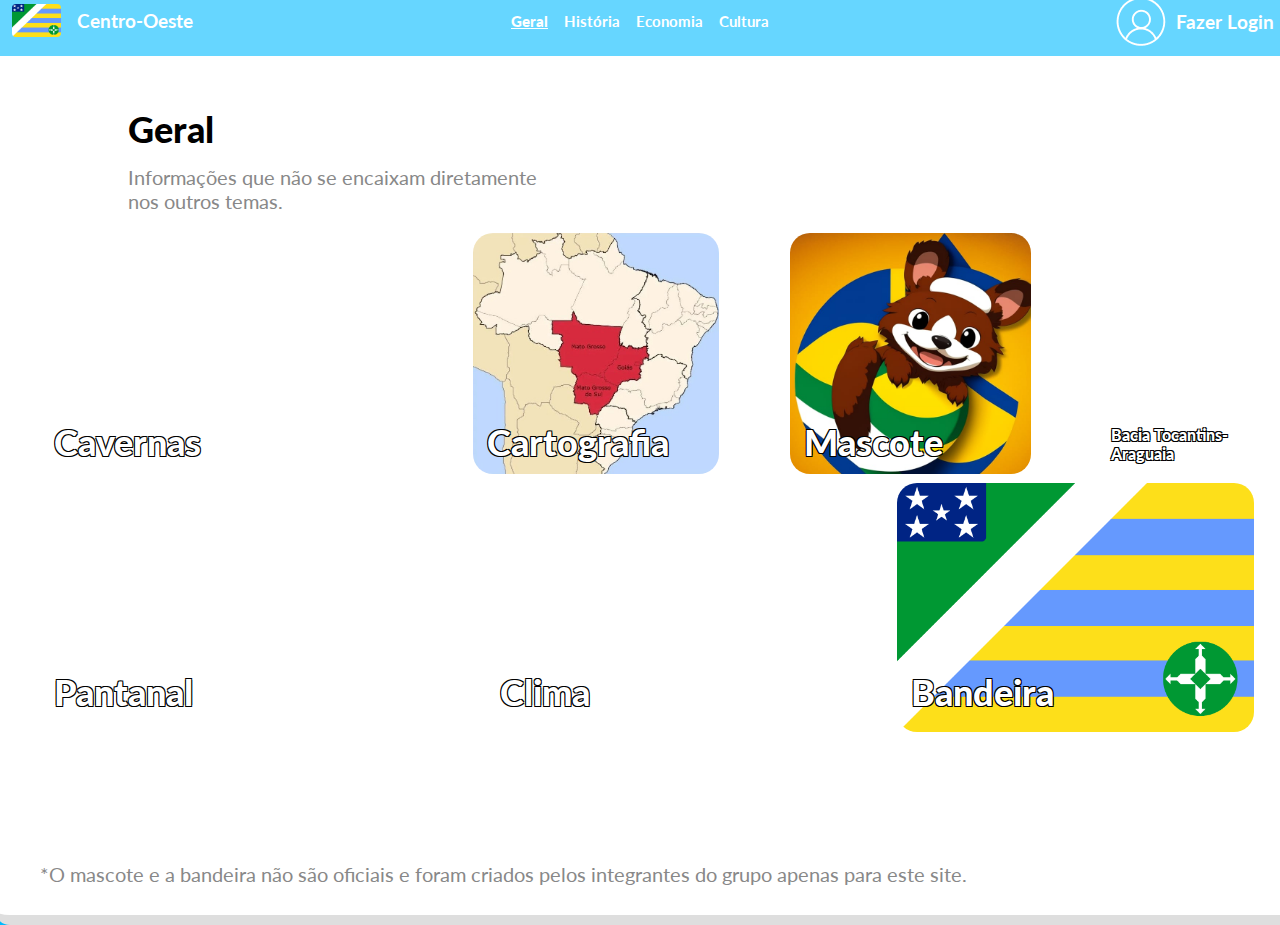
<file: index.html>
<!DOCTYPE html>
<html lang="pt-br">
<head>
    <meta charset="UTF-8">
    <meta http-equiv="X-UA-Compatible" content="IE=edge">
    <meta name="viewport" content="width=device-width, initial-scale=1.0">
    <title>Geral</title>
    <link rel="stylesheet" href="style.css">
</head>
<body>
    <div class="principal">
        <header>
            <div class="centro-oeste">
                <img src="assets/Bandeira.png" alt="Bandeira" id="bandeira">
                <h3>Centro-Oeste</h3>
            </div>
            <nav class="cabecalho">
                <a href="index.html"><u><b>Geral</b></u></a>
                <a href="historia.html">História</a>
                <a href="economia.html">Economia</a>
                <a href="cultura.html">Cultura</a>
            </nav>
            <div class="login">
                <img src="assets/Login.png" alt="Login">
                <h3>Fazer Login</h3>
            </div>
        </header>
        <div>
            <h2 class="titulo">Geral</h2>
            <h4 class="desc">Informações que não se encaixam diretamente nos outros temas.</h4>
        </div>
        <a href="https://www.visiteobrasil.com.br/centro-oeste/mato-grosso-do-sul/belezas-naturais/conheca/grutas-e-cavernas"><figure id="retangulo1">
            <h3 class="txtRetangulos">Cavernas</h3>
        </figure></a>
        <a href="https://www.embrapa.br/contando-ciencia/regiao-centro-oeste"><figure id="retangulo2">
            <h3 class="txtRetangulos">Cartografia</h3>
        </figure></a>
        <figure id="retangulo3">
            <h3 class="txtRetangulos">Mascote</h3>
        </figure>
        <a href="https://www.todamateria.com.br/bacia-tocantins-araguaia/"><figure id="retangulo4">
            <h3 id="txtTocantins">Bacia Tocantins-Araguaia</h3>
        </figure></a>
        <a href="https://brasilescola.uol.com.br/brasil/o-pantanal.htm"><figure id="retangulo5">
            <h3 class="txtRetangulos">Pantanal</h3>
        </figure></a>
        <a href="https://www.todamateria.com.br/clima-de-regiao-centro-oeste/"><figure id="retangulo6">
            <h3 class="txtRetangulos">Clima</h3>
        </figure></a>
        <figure id="retangulo7">
            <h3 class="txtRetangulos">Bandeira</h3>
        </figure>
        <footer>
            <h4 class="rodape">*O mascote e a bandeira não são oficiais e foram criados pelos integrantes do grupo apenas para este site.</h4>
        </footer>
    </div>
</body>
</html>
</file>
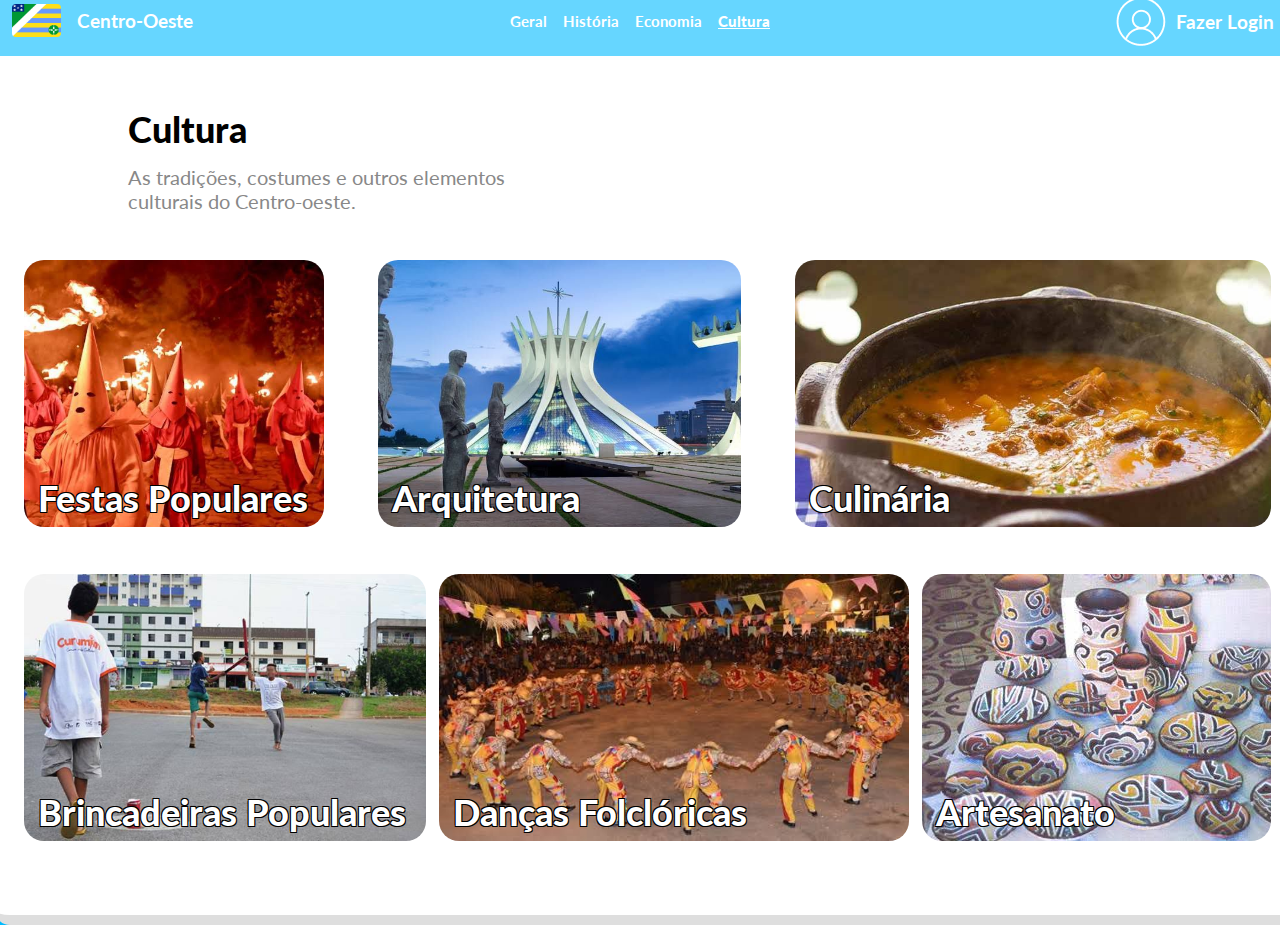
<file: cultura.html>
<!DOCTYPE html>
<html lang="pt-br">
<head>
    <meta charset="UTF-8">
    <meta http-equiv="X-UA-Compatible" content="IE=edge">
    <meta name="viewport" content="width=device-width, initial-scale=1.0">
    <title>Cultura</title>
    <link rel="stylesheet" href="style.css">
</head>
<body>
    <div class="principal">
        <header>
            <div class="centro-oeste">
                <img src="assets/Bandeira.png" alt="Bandeira" id="bandeira">
                <h3>Centro-Oeste</h3>
            </div>
            <nav class="cabecalho">
                <a href="index.html">Geral</a>
                <a href="historia.html">História</a>
                <a href="economia.html">Economia</a>
                <a href="cultura.html"><u><b>Cultura</b></u></a>
            </nav>
            <div class="login">
                <img src="assets/Login.png" alt="Login">
                <h3>Fazer Login</h3>
            </div>
        </header>
        <div>
            <h2 class="titulo">Cultura</h2>
            <h4 class="desc">As tradições, costumes e outros elementos culturais do Centro-oeste.</h4>
        </div>
        <a href="https://www.blog.vaidevoala.com.br/as-3-festas-mais-populares-no-centro-oeste/"><figure id="cultura1">
            <h3 class="txtCultura">Festas Populares</h3>
        </figure></a>
        <a href="https://arteculturaespiritualidade.blogspot.com/2012/03/arquitetura-e-monumentos-da-regiao.html?m=1"><figure id="cultura2">
            <h3 class="txtCultura">Arquitetura</h3>
        </figure></a>
        <a href="https://www.passagenspromo.com.br/blog/culinaria-do-centro-oeste/"><figure id="cultura3">
            <h3 class="txtCultura">Culinária</h3>
        </figure></a>
        <a href="https://escolaeducacao.com.br/brincadeiras-tradicionais-da-regiao-centro-oeste-do-brasil/"><figure id="cultura4">
            <h3 class="txtCultura">Brincadeiras Populares</h3>
        </figure></a>
        <a href="https://www.dancastipicas.com/brasileiras/dancas-regiao-centro-oeste/"><figure id="cultura5">
            <h3 class="txtCultura">Danças Folclóricas</h3>
        </figure></a>
        <a href="https://www.westwing.com.br/guiar/artesanato-da-regiao-centro-oeste/"><figure id="cultura6">
            <h3 class="txtCultura">Artesanato</h3>
        </figure></a>
    </div>
</body>
</html>
</file>
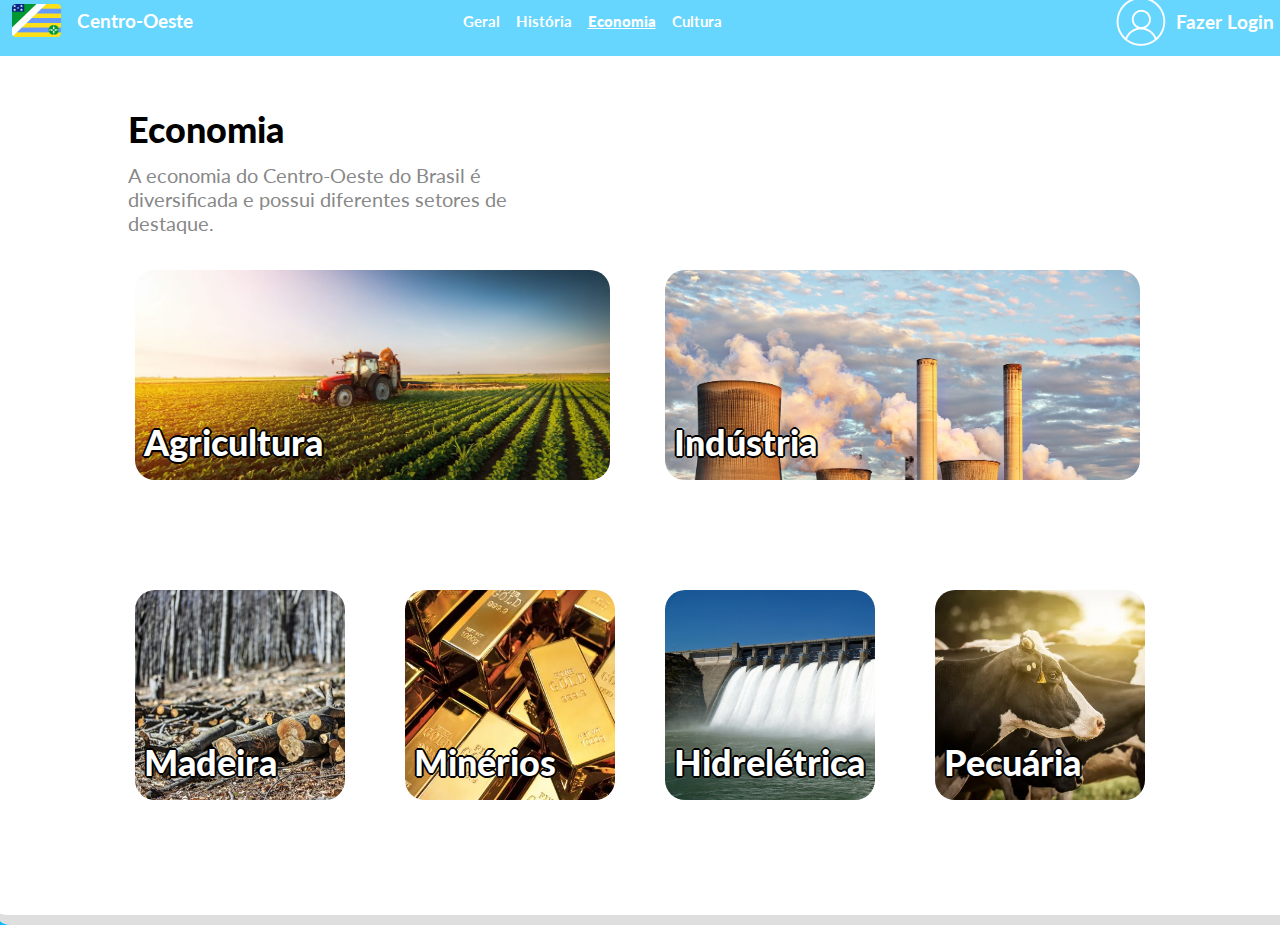
<file: economia.html>
<!DOCTYPE html>
<html lang="pt-br">

<head>
    <meta charset="UTF-8">
    <meta http-equiv="X-UA-Compatible" content="IE=edge">
    <meta name="viewport" content="width=device-width, initial-scale=1.0">
    <title>Economia</title>
    <link rel="stylesheet" href="historiaEconomia.css">
</head>

<body>
    <div class="principal">
        <header>
            <div class="centro-oeste">
                <img src="assets/Bandeira.png" alt="Bandeira" id="bandeira">
                <h3>Centro-Oeste</h3>
            </div>
            <nav class="cabecalho">
                <a href="index.html">Geral</a>
                <a href="historia.html">História</a>
                <a href="economia.html"><u><b>Economia</b></u></a>
                <a href="cultura.html">Cultura</a>
                <a href="https://brasilescola.uol.com.br/brasil/agropecuaria-centrooeste.htm">
                    <figure class="retangul">
                        <H3 class="txtretangulos">Agricultura</H3>
                    </figure>
                </a>
                <a href="https://brasilescola.uol.com.br/brasil/setor-industrial-na-regiao-centro-oeste.htm">
                <figure class="retangul2">
                    <H3 class="txtretangulos">Indústria</H3>
                </figure>
                </a>
                <a href="https://blog.uniderp.com.br/economia-centro-oeste/#:~:text=Sul%20em%202018.-,5.,o%20cedro%20e%20o%20imbuia.">
                <figure class="retangul3">
                    <H3 class="txtretangulos">Madeira</H3>
                </figure>
                </a>
                <a href="https://brasilescola.uol.com.br/brasil/agropecuaria-centrooeste.htm">
                <figure class="retangul4">
                    <H3 class="txtretangulos">Pecuária</H3>
                </figure>
                </a>
                <a href="https://brasilbrasileiro1001.wordpress.com/2012/09/09/usinas-hidreletricas-da-regiao-centro-oeste/">
                <figure class="retangul5">
                    <H3 class="txtretangulos">Hidrelétrica</H3>
                </figure>
                </a>
                <a href="https://brasilbrasileiro1001.wordpress.com/2012/09/09/extrativismo-mineral-no-centro-oeste/">
                <figure class="retangul6">
                    <H3 class="txtretangulos">Minérios</H3>
                </figure>
                </a>
            </nav>
            <div class="login">
                <img src="assets/Login.png" alt="Login">
                <h3>Fazer Login</h3>
            </div>
        </header>
        <div>
            <h2 class="Economia">Economia</h2>
            <h4 class="descri">A economia do Centro-Oeste do Brasil é diversificada e possui diferentes setores de
                destaque.</h4>

        </div>
    </div>



</body>

</html>
</file>
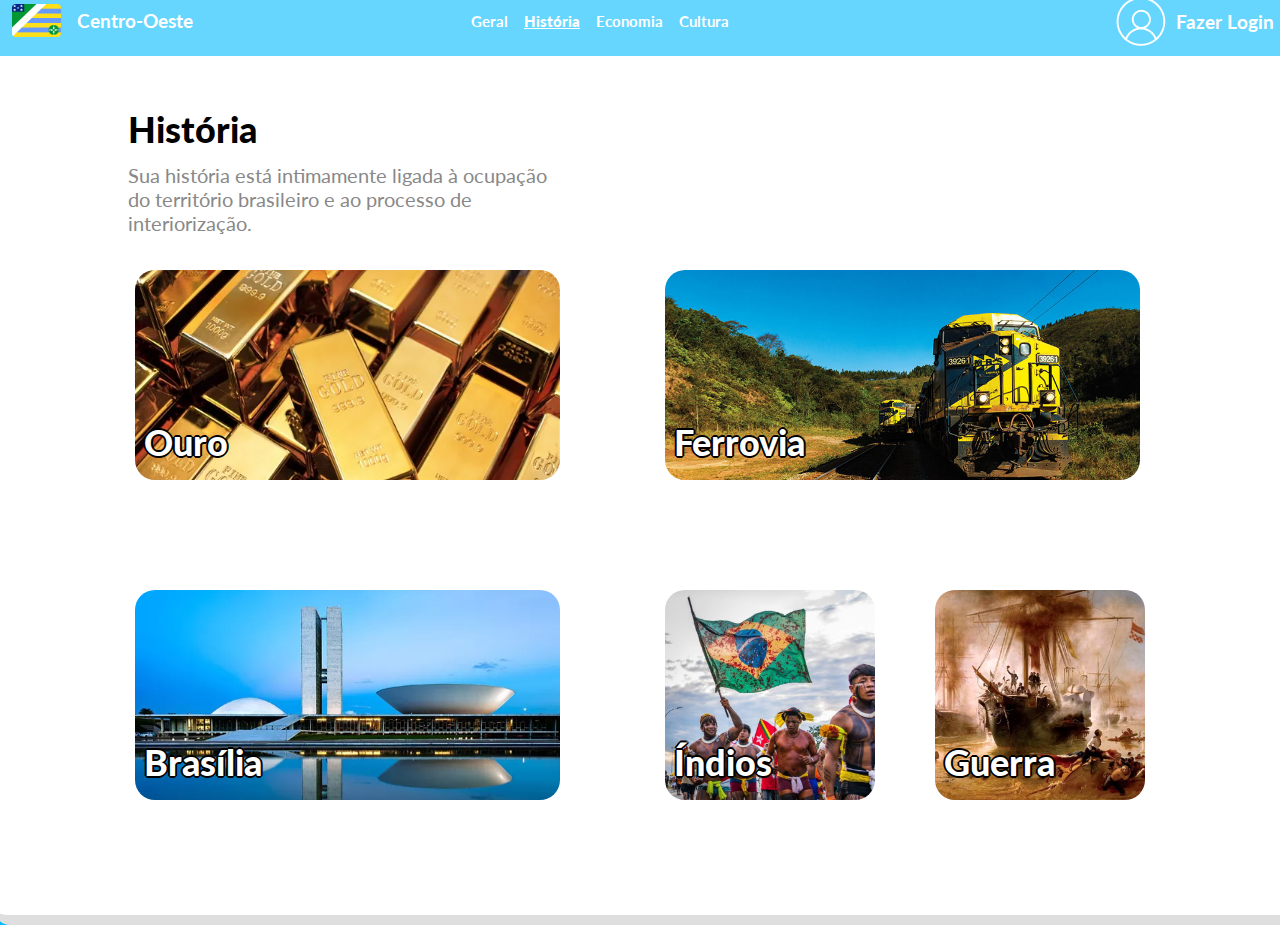
<file: historia.html>
<!DOCTYPE html>
<html lang="pt-br">

<head>
    <meta charset="UTF-8">
    <meta http-equiv="X-UA-Compatible" content="IE=edge">
    <meta name="viewport" content="width=device-width, initial-scale=1.0">
    <title>História</title>
    <link rel="stylesheet" href="historiaEconomia.css">
</head>

<body>
    <div class="principal">
        <header>
            <div class="centro-oeste">
                <img src="assets/Bandeira.png" alt="Bandeira" id="bandeira">
                <h3>Centro-Oeste</h3>
            </div>
            <nav class="cabecalho">
                <a href="index.html">Geral</a>
                <a href="historia.html"><u><b>História</b></u></a>
                <a href="economia.html">Economia</a>
                <a href="cultura.html">Cultura</a>
                <a href="https://brasilescola.uol.com.br/historiab/entradas-bandeiras.htm">
                    <figure class="retangulo">
                        <H3 class="txtretangulos">Ouro</H3>
                    </figure>
                </a>
                <a href="https://mundoeducacao.uol.com.br/historiadobrasil/marechal-rondon.htm">
                    <figure class="retangulo2">
                        <H3 class="txtretangulos">Ferrovia</H3>
                    </figure>
                </a>
                    <a href="https://brasilescola.uol.com.br/historiab/construcao-de-brasilia.htm">
                        <figure class="retangulo3">
                            <H3 class="txtretangulos">Brasília</H3>
                        </figure>
                    </a>
                        <a href="https://brasilescola.uol.com.br/historiab/guerra-paraguai.htm">
                        <figure class="retangulo4">
                            <H3 class="txtretangulos">Guerra</H3>
                        </figure>
                    </a>
                        <a href="http://www.matogrossodosul.fiocruz.br/pesquisa/saude-dos-povos-indigenas#:~:text=A%20Regi%C3%A3o%20Centro%2DOeste%20possui,maior%20popula%C3%A7%C3%A3o%20ind%C3%ADgena%20do%20Brasil">
                            <figure class="retangulo5">
                                <H3 class="txtretangulos">Índios</H3>
                            </figure>
                        </a>
                </nav>
            
            <div class="login">
                <img src="assets/Login.png" alt="Login">
                <h3>Fazer Login</h3>
            </div>
        </header>
        <div>
            <h2 class="História">História</h2>
            <h4 class="descr">Sua história está intimamente ligada à ocupação do território brasileiro e ao processo de
                interiorização.</h4>
        </div>
    </div>


</body>

</html>
</file>
<file: style.css>
@import url('https://fonts.googleapis.com/css2?family=Lato:ital,wght@0,100;0,300;0,400;0,700;0,900;1,100;1,300;1,400;1,700;1,900&display=swap');

*{
    font-family: 'Lato';
}

body{
    background: linear-gradient(90deg, #00bbff 5%, #55ff00 50%, #ffff00 80%);
}

.principal{
    position: absolute;
    width: 1290px;
    height: 930px;
    left: calc(50% - 1290px/2);
    top: calc(50% - 930px/2);
    background: #FFFFFF;
    border-right: 10px solid #DEDEDE;
    border-bottom: 10px solid #DEDEDE;
    border-radius: 15px;
}

.cabecalho{
    display: flex;
    flex-direction: row;
    justify-content: center;
    align-items: center;
    gap: 16px;
    position: absolute;
    width: 100%;
    height: 71px;
    background: #66D6FF;
    border-right: 10px solid #24C5FF;
    border-radius: 15px 15px 0px 0px;
}

nav > a{
    font-weight: 700;
    font-size: 15px;
    color: #FFFFFF;
    display: flex;
    align-items: center;
    text-decoration: none;
}

.centro-oeste{
    display: flex;
    flex-direction: row;
    justify-content: center;
    align-items: center;
    padding: 0px;
    gap: 16px;
    position: absolute;
    width: 215px;
    height: 71px;
    left: calc(50% - 215px/2 - 537.5px);
    top: calc(50% - 71px/2 - 429.5px);
    color: #FFFFFF;
    z-index: 1;
}

#bandeira{
    width: 49px;
    height: 33px;
    border-radius: 4px;
}

.login{
    display: flex;
    flex-direction: row;
    justify-content: center;
    align-items: center;
    gap: 10px;
    position: absolute;
    width: 166px;
    height: 73px;
    left: calc(50% - 166px/2 + 555px);
    top: calc(50% - 73px/2 - 428.5px);
    color: #FFFFFF;
}

.titulo{
    position: absolute;
    width: 87px;
    height: 43px;
    left: 133px;
    top: 93px;
    font-weight: 900;
    font-size: 36px;
    line-height: 43px;
    display: flex;
    align-items: center;
    color: #000000;
}

.desc{
    position: absolute;
    width: 436px;
    height: 49px;
    left: 133px;
    top: 153px;
    font-family: 'Lato';
    font-style: normal;
    font-weight: 400;
    font-size: 20px;
    line-height: 24px;
    display: flex;
    align-items: center;
    color: #888888;
}

#retangulo1{
    position: absolute;
    width: 361.5px;
    height: 241px;
    margin-left: 45px;
    margin-top: 248px;
    background: url(https://www.visiteobrasil.com.br/galerias/carac1-mato-grosso-do-sul-grutas-e-cavernas/988-112215-gruta-do-lago-azul-foto-reproducao-pousadajubais-com-brgr.jpg);
    background-size: cover;
    border-radius: 20px;
}

#retangulo2{
    position: absolute;
    width: 246.06px;
    height: 241px;
    margin-left: 477.5px;
    margin-top: 248px;
    background: url(assets/Cartografia.jpg);
    background-size: cover;
    border-radius: 20px;
}

#retangulo3{
    position: absolute;
    width: 241px;
    height: 241px;
    margin-left: 794.56px;
    margin-top: 248px;
    background: url(assets/Mascote-Provisório.jpg);
    background-size: cover;
    background-position: center;
    border-radius: 20px;
}

#retangulo4{
    position: absolute;
    width: 152px;
    height: 241px;
    margin-left: 1106.56px;
    margin-top: 248px;    
    background: url(https://meioambiente.culturamix.com/blog/wp-content/gallery/4-258/bacia-do-tocantins-araguaia-8.jpg);
    background-size: cover;
    border-radius: 20px;
}

#retangulo5{
    position: absolute;
    width: 373px;
    height: 249px;
    margin-left: 45px;
    margin-top: 498px;
    background: url(https://static.todamateria.com.br/upload/bi/om/biomapantanal-0-cke.jpg);
    background-size: cover;
    border-radius: 20px;
}

#retangulo6{
    position: absolute;
    width: 338px;
    height: 249px;
    margin-left: 491px;
    margin-top: 498px;
    background: url(https://static.todamateria.com.br/upload/cl/im/climadaregiaocentrooeste-cke.jpg);
    background-size: cover;
    background-position: center;
    border-radius: 20px;
}

#retangulo7{
    position: absolute;
    width: 356.7px;
    height: 249px;
    margin-left: 902px;
    margin-top: 498px;
    background: url(assets/Bandeira.png);
    background-size: cover;
    border-radius: 20px;
}

.txtRetangulos{
    position: relative;
    width: auto;
    height: auto;
    margin-left: 0.4em;
    margin-top: 5.2em;
    font-family: 'Lato';
    font-style: normal;
    font-weight: 900;
    font-size: 36px;
    display: flex;
    align-items: center;
    color: #FFFFFF;
    text-shadow: -1px 1px 0 #000, 1px 1px 0 #000, 1px -1px 0 #000, -1px -1px 0 #000;
}

#txtTocantins{
    position: relative;
    width: auto;
    height: auto;
    margin-left: 0.6em;
    margin-top: 12em;
    font-family: 'Lato';
    font-style: normal;
    font-weight: 900;
    font-size: 16px;
    display: flex;
    align-items: center;
    color: #FFFFFF;
    text-shadow: -1px 1px 0 #000, 1px 1px 0 #000, 1px -1px 0 #000, -1px -1px 0 #000;
}

.rodape{
    position: absolute;
    width: 937px;
    height: 49px;
    margin-left: 45px;
    margin-top: 864px;
    font-family: 'Lato';
    font-style: normal;
    font-weight: 400;
    font-size: 20px;
    line-height: 24px;
    display: flex;
    align-items: center;
    color: #888888;
}

#cultura1{
    position: absolute;
    width: 300px;
    height: 267px;
    margin-left: 29px;
    margin-top: 275px;
    background: url(assets/1.jpg);
    background-size: cover;
    background-position: center;
    border-radius: 20px;
}

#cultura2{
    position: absolute;
    width: 363.16px;
    height: 267px;
    margin-left: 383px;
    margin-top: 275px;
    background: url(assets/2.jpg);
    background-size: cover;
    border-radius: 20px;
}

#cultura3{
    position: absolute;
    width: 476.41px;
    height: 267px;
    margin-left: 800px;
    margin-top: 275px;
    background: url(assets/3.jpg);
    background-size: cover;
    border-radius: 20px;
}

#cultura4{
    position: absolute;
    width: 402px;
    height: 267px;
    margin-left: 29px;
    margin-top: 589px;
    background: url(assets/4.jpg);
    background-size: cover;
    border-radius: 20px;
}

#cultura5{
    position: absolute;
    width: 469.92px;
    height: 267px;
    margin-left: 444px;
    margin-top: 589px;
    background: url(assets/5.jpg);
    background-size: cover;
    border-radius: 20px;
}

#cultura6{
    position: absolute;
    width: 349.38px;
    height: 267px;
    margin-left: 927px;
    margin-top: 589px;
    background: url(assets/6.jpg);
    border-radius: 20px;
}

.txtCultura{
    position: relative;
    width: auto;
    height: auto;
    margin-left: 0.4em;
    margin-top: 6em;
    font-family: 'Lato';
    font-style: normal;
    font-weight: 900;
    font-size: 36px;
    display: flex;
    align-items: center;
    color: #FFFFFF;
    text-shadow: -1px 1px 0 #000, 1px 1px 0 #000, 1px -1px 0 #000, -1px -1px 0 #000;
    z-index: 2;
}
</file>
<file: historiaEconomia.css>
@import url('https://fonts.googleapis.com/css2?family=Lato:ital,wght@0,100;0,300;0,400;0,700;0,900;1,100;1,300;1,400;1,700;1,900&display=swap');

* {
    font-family: 'Lato';
}

body {
    background: linear-gradient(90deg, #00bbff 5%, #55ff00 50%, #ffff00 80%);
}

.principal {
    position: absolute;
    width: 1290px;
    height: 930px;
    left: calc(50% - 1290px/2);
    top: calc(50% - 930px/2);
    background: #FFFFFF;
    border-right: 10px solid #DEDEDE;
    border-bottom: 10px solid #DEDEDE;
    border-radius: 15px;
}

.cabecalho {
    display: flex;
    flex-direction: row;
    justify-content: center;
    align-items: center;
    gap: 16px;
    position: absolute;
    width: 100%;
    height: 71px;
    background: #66D6FF;
    border-right: 10px solid #24C5FF;
    border-radius: 15px 15px 0px 0px;
}

nav>a {
    font-weight: 700;
    font-size: 15px;
    color: #FFFFFF;
    display: flex;
    align-items: center;
    text-decoration: none;
}

.centro-oeste {
    display: flex;
    flex-direction: row;
    justify-content: center;
    align-items: center;
    padding: 0px;
    gap: 16px;
    position: absolute;
    width: 215px;
    height: 71px;
    left: calc(50% - 215px/2 - 537.5px);
    top: calc(50% - 71px/2 - 429.5px);
    color: #FFFFFF;
    z-index: 1;
}

#bandeira {
    width: 49px;
    height: 33px;
    border-radius: 4px;
}

.login {
    display: flex;
    flex-direction: row;
    justify-content: center;
    align-items: center;
    gap: 10px;
    position: absolute;
    width: 166px;
    height: 73px;
    left: calc(50% - 166px/2 + 555px);
    top: calc(50% - 73px/2 - 428.5px);
    color: #FFFFFF;
}

.titulo {
    position: absolute;
    width: 87px;
    height: 43px;
    left: 133px;
    top: 93px;
    font-weight: 900;
    font-size: 36px;
    line-height: 43px;
    display: flex;
    align-items: center;
    color: #000000;
}

.desc {
    position: absolute;
    width: 436px;
    height: 49px;
    left: 133px;
    top: 153px;
    font-family: 'Lato';
    font-style: normal;
    font-weight: 400;
    font-size: 20px;
    line-height: 24px;
    display: flex;
    align-items: center;
    color: #888888;
}

.descr {
    position: absolute;
    width: 436px;
    height: 49px;
    left: 133px;
    top: 163px;
    font-family: 'Lato';
    font-style: normal;
    font-weight: 400;
    font-size: 20px;
    line-height: 24px;
    display: flex;
    align-items: center;
    color: #888888;
}

.descri {
    position: absolute;
    width: 436px;
    height: 49px;
    left: 133px;
    top: 163px;
    font-family: 'Lato';
    font-style: normal;
    font-weight: 400;
    font-size: 20px;
    line-height: 24px;
    display: flex;
    align-items: center;
    color: #888888;
}

.História {
    position: absolute;
    width: 87px;
    height: 43px;
    left: 133px;
    top: 93px;
    font-weight: 900;
    font-size: 36px;
    line-height: 43px;
    display: flex;
    align-items: center;
    color: #000000;
}

.Economia {
    position: absolute;
    width: 87px;
    height: 43px;
    left: 133px;
    top: 93px;
    font-weight: 900;
    font-size: 36px;
    line-height: 43px;
    display: flex;
    align-items: center;
    color: #000000;
}

.retangulo {
    position: absolute;
    width: 425px;
    height: 210px;
    top: 270px;
    background: url(assets/ouro.webp);
    left: 100px;
    border-radius: 20px;
    border-color: #000000;
    background-size: cover;

}

.retangulo2 {
    position: absolute;
    width: 475px;
    height: 210px;
    top: 270px;
    background: url(./assets/ferrovia.jpg);
    left: 630px;
    border-radius: 20px;
    border-color: #000000;
    background-size: cover;

}

.retangulo3 {
    position: absolute;
    width: 425px;
    height: 210px;
    top: 590px;
    background: url(./assets/brasilia.webp);
    left: 100px;
    border-radius: 20px;
    border-color: #000000;

    background-size: cover;
}

.retangulo4 {
    position: absolute;
    width: 210px;
    height: 210px;
    top: 590px;
    background: url(./assets/guerra_do_paraguai.webp);
    left: 900px;
    border-radius: 20px;
    border-color: #000000;
    background-size: cover;

}

.retangulo5 {
    position: absolute;
    width: 210px;
    height: 210px;
    top: 590px;
    background: url(./assets/indios.jpg);
    left: 630px;
    border-radius: 20px;
    border-color: #000000;
    background-size: cover;

}

.retangul {
    position: absolute;
    width: 475px;
    height: 210px;
    top: 270px;
    background: url(./assets/agricultura-4.0-1024x631.jpeg);
    left: 100px;
    border-radius: 20px;
    border-color: #000000;
    background-size: cover;

}

.retangul2 {
    position: absolute;
    width: 475px;
    height: 210px;
    top: 270px;
    background: url(./assets/indústria.jpeg);
    left: 630px;
    border-radius: 20px;
    border-color: #000000;
    background-size: cover;

}

.retangul3 {
    position: absolute;
    width: 210px;
    height: 210px;
    top: 590px;
    background: url(./assets/madeira.jpg);
    left: 100px;
    border-radius: 20px;
    border-color: #000000;
    background-size: cover;

}

.retangul4 {
    position: absolute;
    width: 210px;
    height: 210px;
    top: 590px;
    background: url(./assets/pecuaria.webp);
    left: 900px;
    border-radius: 20px;
    border-color: #000000;
    background-size: cover;

}

.retangul5 {
    position: absolute;
    width: 210px;
    height: 210px;
    top: 590px;
    background: url(./assets/sh_energia-hidreletrica_11605627.jpg);
    left: 630px;
    border-radius: 20px;
    border-color: #000000;
    background-size: cover;


}

.retangul6 {
    position: absolute;
    width: 210px;
    height: 210px;
    top: 590px;
    background: url(./assets/ouro.webp);
    left: 370px;
    border-radius: 20px;
    border-color: #000000;
    background-size: cover;
}

.txtretangulos {
    position: absolute;
    width: auto;
    height: auto;
    left: 9px;
    bottom: -20px;
    font-family: 'Lato';
    font-style: normal;
    font-weight: 900;
    font-size: 36px;
    display: flex;
    align-items: center;
    color: #FFFFFF;
    text-shadow: 2px 0 #000, -2px 0 #000, 0 2px #000, 0 -2px #000, 1px 1px #000, -1px -1px #000, 1px -1px #000, -1px 1px #000;
    background-size: cover;
}
</file>
